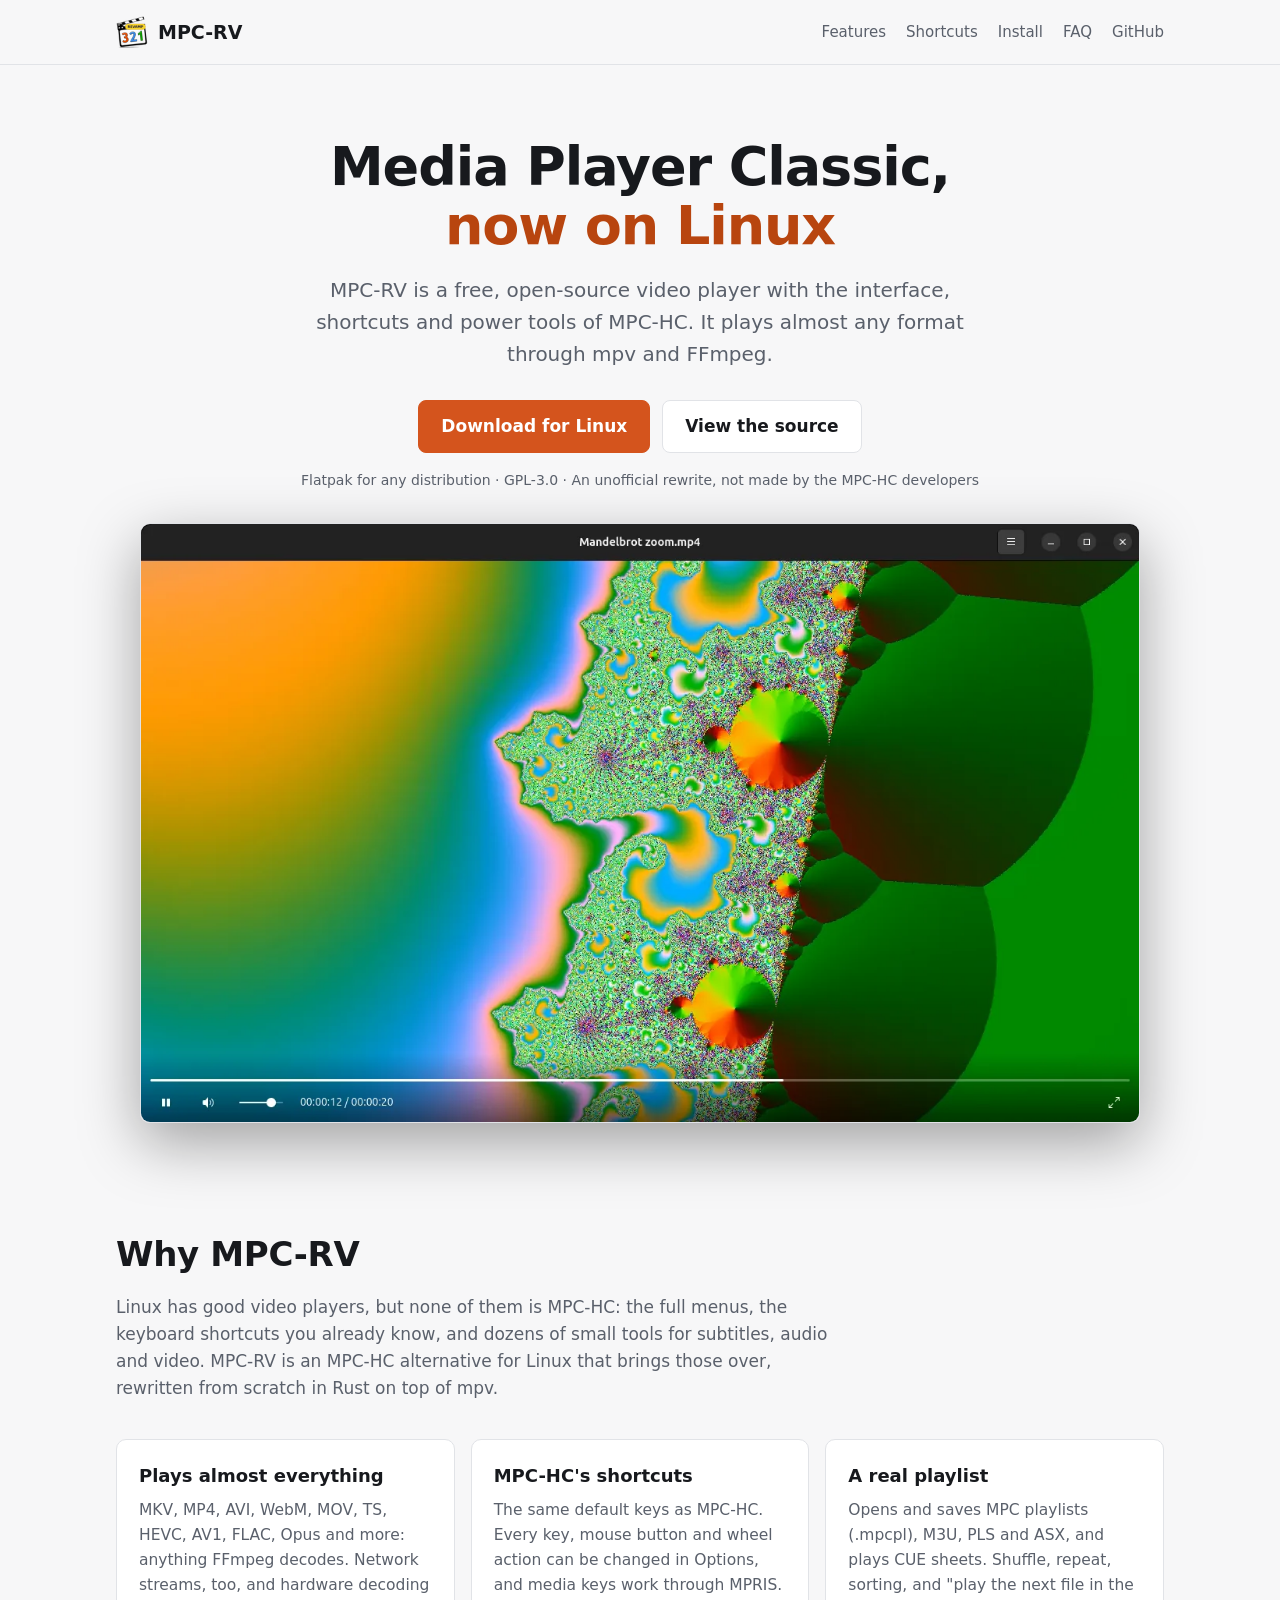
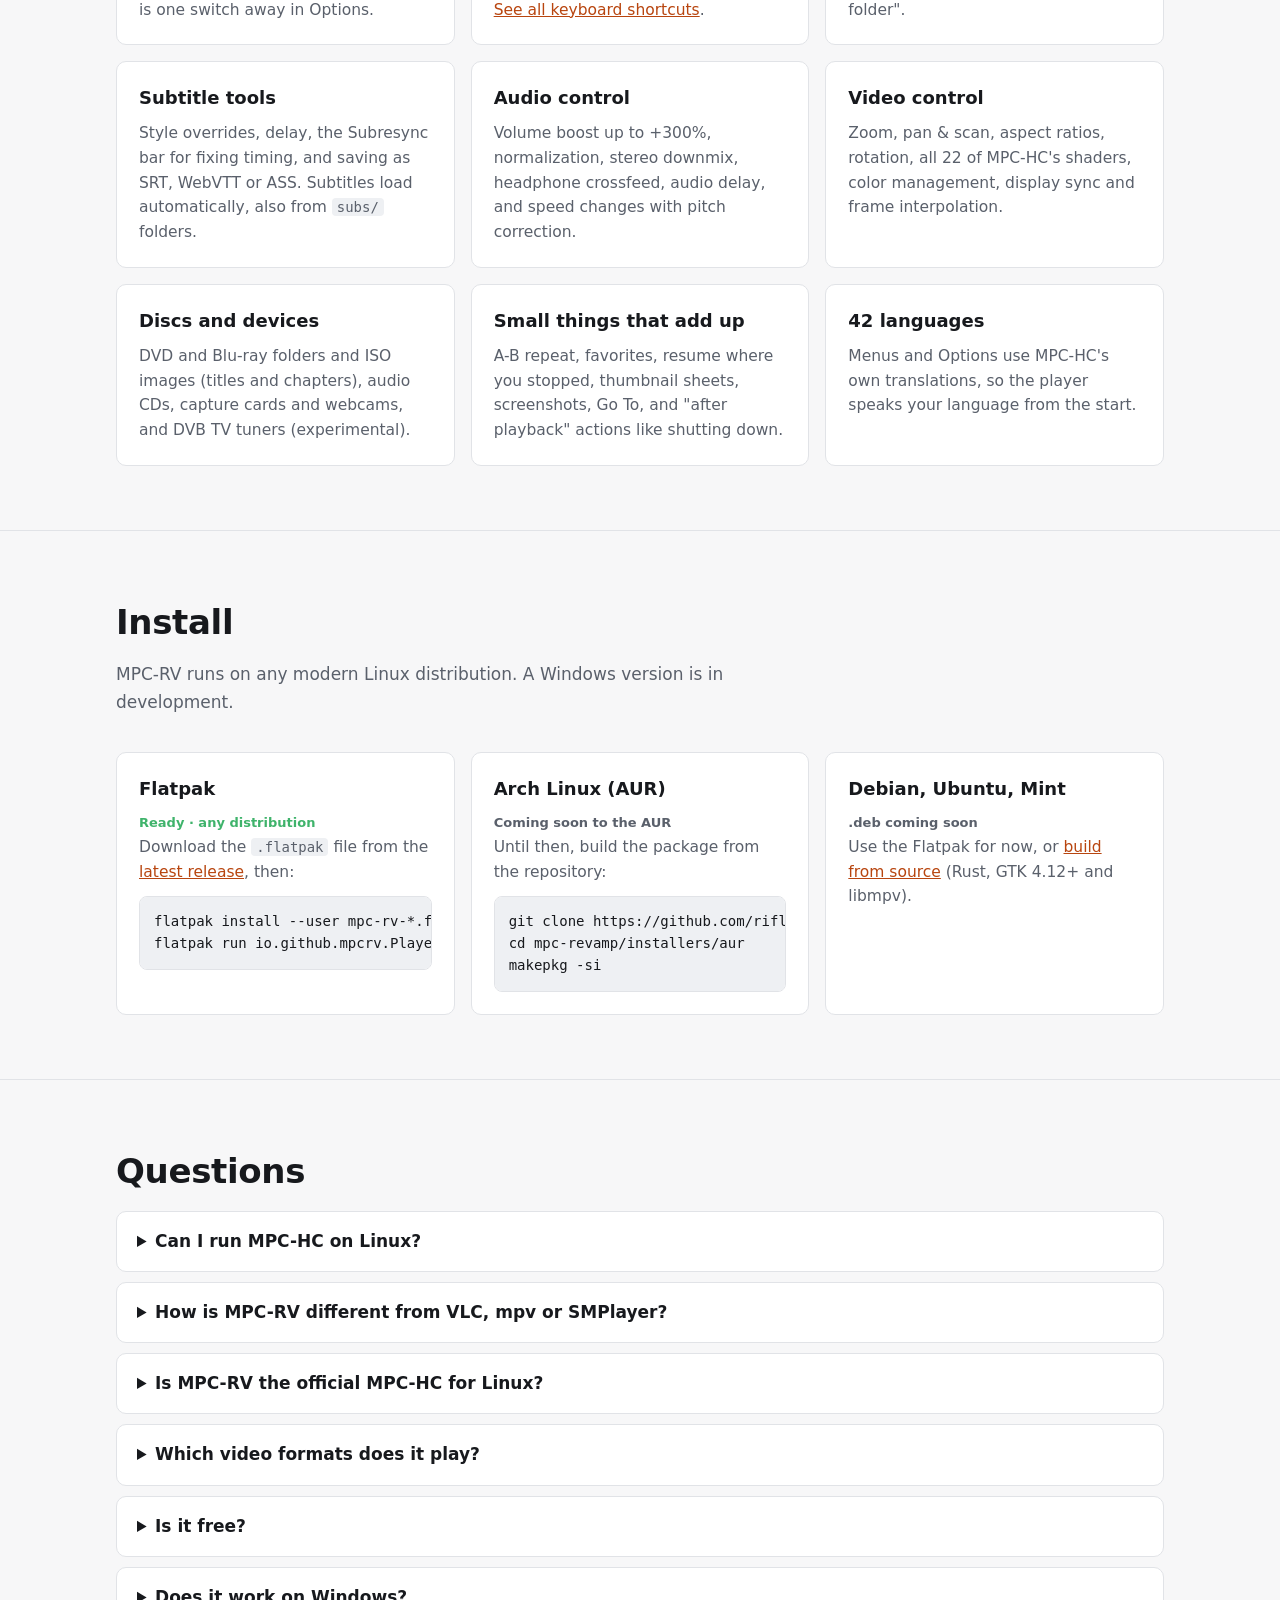
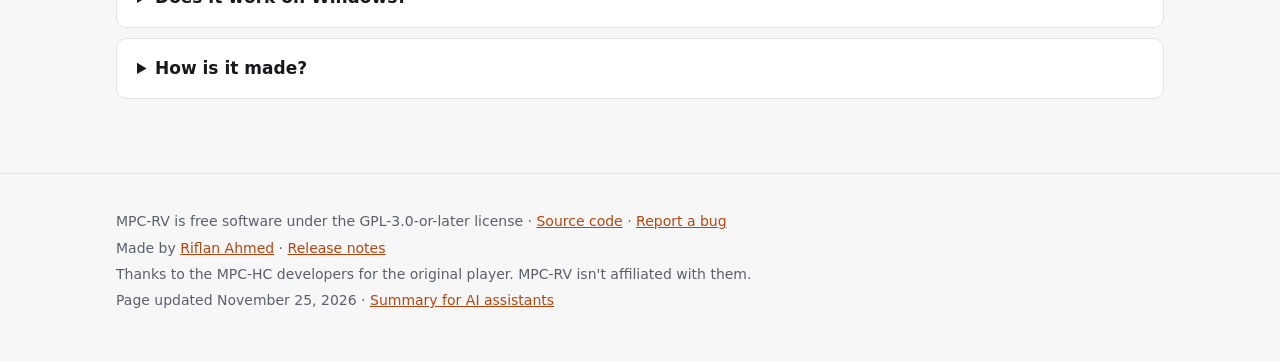
<file: website/index.html>
<!doctype html>
<html lang="en">
<head>
<meta charset="utf-8">
<meta name="viewport" content="width=device-width, initial-scale=1">
<title>Free MPC-HC-Style Video Player for Linux | MPC-RV</title>
<meta name="description" content="A free, open-source video player for Linux with MPC-HC's menus, keyboard shortcuts and tools. Plays almost any format through mpv. Flatpak for any distro.">
<link rel="canonical" href="https://riflan0ahmed.github.io/mpc-revamp/">
<meta name="theme-color" content="#16181c">
<link rel="icon" type="image/png" sizes="48x48" href="icon-48.png">
<link rel="apple-touch-icon" href="icon-256.png">

<meta property="og:type" content="website">
<meta property="og:site_name" content="MPC-RV">
<meta property="og:title" content="MPC-RV: a free MPC-HC-style video player for Linux">
<meta property="og:description" content="Free and open source. Plays almost any format, with MPC-HC's shortcuts, playlist, subtitle and audio tools.">
<meta property="og:url" content="https://riflan0ahmed.github.io/mpc-revamp/">
<meta property="og:image" content="https://riflan0ahmed.github.io/mpc-revamp/og-image.jpg">
<meta property="og:image:width" content="1200">
<meta property="og:image:height" content="630">
<meta property="og:image:alt" content="The MPC-RV logo: the 321 clapperboard icon, MPC-RV, Unofficial Media Player Classic rewrite">
<meta name="twitter:card" content="summary_large_image">

<script type="application/ld+json">
{
  "@context": "https://schema.org",
  "@type": "SoftwareApplication",
  "name": "MPC-RV",
  "description": "A free, open-source video player for Linux in the spirit of Media Player Classic - Home Cinema (MPC-HC), built on mpv and GTK4.",
  "url": "https://riflan0ahmed.github.io/mpc-revamp/",
  "image": "https://riflan0ahmed.github.io/mpc-revamp/mpc-rv-video-player-linux.webp",
  "screenshot": "https://riflan0ahmed.github.io/mpc-revamp/mpc-rv-video-player-linux.webp",
  "author": { "@type": "Person", "name": "Riflan Ahmed", "url": "https://github.com/riflan0ahmed" },
  "applicationCategory": "MultimediaApplication",
  "operatingSystem": "Linux",
  "license": "https://www.gnu.org/licenses/gpl-3.0.html",
  "downloadUrl": "https://github.com/riflan0ahmed/mpc-revamp/releases/latest",
  "sameAs": ["https://github.com/riflan0ahmed/mpc-revamp"],
  "featureList": ["MPC-HC default keyboard shortcuts, all remappable", "Playlists: MPC (.mpcpl), M3U, PLS, ASX, CUE", "Subtitle styling, delay and Subresync", "Volume boost up to +300%, normalization, downmix, crossfeed", "Zoom, pan and scan, rotation, 22 MPC-HC shaders", "DVD and Blu-ray folders and ISO images, audio CDs, capture devices", "MPRIS media keys", "42 languages"],
  "offers": { "@type": "Offer", "price": "0", "priceCurrency": "USD" }
}
</script>

<link rel="stylesheet" href="style.css">
<link rel="alternate" type="text/plain" href="llms.txt" title="MPC-RV summary for AI assistants">
</head>
<body>

<header>
  <div class="wrap">
    <a class="brand" href="./"><img src="icon-48.png" width="32" height="32" alt="">MPC-RV</a>
    <nav>
      <a class="optional" href="#features">Features</a>
      <a class="optional" href="keyboard-shortcuts/">Shortcuts</a>
      <a href="#install">Install</a>
      <a class="optional" href="#faq">FAQ</a>
      <a href="https://github.com/riflan0ahmed/mpc-revamp">GitHub</a>
    </nav>
  </div>
</header>

<main>
  <div class="hero wrap">
    <h1>Media Player Classic,<br><span>now on Linux</span></h1>
    <p class="lead">MPC-RV is a free, open-source video player with the interface, shortcuts and power
      tools of MPC-HC. It plays almost any format through mpv and FFmpeg.</p>
    <div class="buttons">
      <a class="btn primary" href="https://github.com/riflan0ahmed/mpc-revamp/releases/latest">Download for Linux</a>
      <a class="btn" href="https://github.com/riflan0ahmed/mpc-revamp">View the source</a>
    </div>
    <p class="note">Flatpak for any distribution · GPL-3.0 · An unofficial rewrite, not made by the MPC-HC developers</p>
    <div class="shot">
      <img src="mpc-rv-video-player-linux.webp" width="1280" height="767" fetchpriority="high"
        srcset="mpc-rv-video-player-linux-640.webp 640w, mpc-rv-video-player-linux.webp 1280w"
        sizes="(max-width: 1032px) calc(100vw - 32px), 1000px"
        alt="The MPC-RV player window on Linux playing a video, with the seek bar, play button, volume and time at the bottom">
    </div>
  </div>

  <section id="features">
    <div class="wrap">
      <h2>Why MPC-RV</h2>
      <p class="intro">Linux has good video players, but none of them is MPC-HC: the full menus, the keyboard
        shortcuts you already know, and dozens of small tools for subtitles, audio and video. MPC-RV is an
        MPC-HC alternative for Linux that brings those over, rewritten from scratch in Rust on top of mpv.</p>
      <div class="grid">
        <div class="card">
          <h3>Plays almost everything</h3>
          <p>MKV, MP4, AVI, WebM, MOV, TS, HEVC, AV1, FLAC, Opus and more: anything FFmpeg decodes. Network
            streams, too, and hardware decoding is one switch away in Options.</p>
        </div>
        <div class="card">
          <h3>MPC-HC's shortcuts</h3>
          <p>The same default keys as MPC-HC. Every key, mouse button and wheel action can be changed in
            Options, and media keys work through MPRIS.
            <a href="keyboard-shortcuts/">See all keyboard shortcuts</a>.</p>
        </div>
        <div class="card">
          <h3>A real playlist</h3>
          <p>Opens and saves MPC playlists (.mpcpl), M3U, PLS and ASX, and plays CUE sheets. Shuffle, repeat, sorting,
            and "play the next file in the folder".</p>
        </div>
        <div class="card">
          <h3>Subtitle tools</h3>
          <p>Style overrides, delay, the Subresync bar for fixing timing, and saving as SRT, WebVTT or ASS.
            Subtitles load automatically, also from <code>subs/</code> folders.</p>
        </div>
        <div class="card">
          <h3>Audio control</h3>
          <p>Volume boost up to +300%, normalization, stereo downmix, headphone crossfeed, audio delay,
            and speed changes with pitch correction.</p>
        </div>
        <div class="card">
          <h3>Video control</h3>
          <p>Zoom, pan &amp; scan, aspect ratios, rotation, all 22 of MPC-HC's shaders, color management,
            display sync and frame interpolation.</p>
        </div>
        <div class="card">
          <h3>Discs and devices</h3>
          <p>DVD and Blu-ray folders and ISO images (titles and chapters), audio CDs, capture cards and
            webcams, and DVB TV tuners (experimental).</p>
        </div>
        <div class="card">
          <h3>Small things that add up</h3>
          <p>A-B repeat, favorites, resume where you stopped, thumbnail sheets, screenshots, Go To, and
            "after playback" actions like shutting down.</p>
        </div>
        <div class="card">
          <h3>42 languages</h3>
          <p>Menus and Options use MPC-HC's own translations, so the player speaks your language
            from the start.</p>
        </div>
      </div>
    </div>
  </section>

  <section id="install">
    <div class="wrap">
      <h2>Install</h2>
      <p class="intro">MPC-RV runs on any modern Linux distribution. A Windows version is in development.</p>
      <div class="install">
        <div class="card">
          <h3>Flatpak</h3>
          <span class="status ready">Ready · any distribution</span>
          <p>Download the <code>.flatpak</code> file from the
            <a href="https://github.com/riflan0ahmed/mpc-revamp/releases/latest">latest release</a>, then:</p>
          <pre><code>flatpak install --user mpc-rv-*.flatpak
flatpak run io.github.mpcrv.Player</code></pre>
        </div>
        <div class="card">
          <h3>Arch Linux (AUR)</h3>
          <span class="status">Coming soon to the AUR</span>
          <p>Until then, build the package from the repository:</p>
          <pre><code>git clone https://github.com/riflan0ahmed/mpc-revamp.git
cd mpc-revamp/installers/aur
makepkg -si</code></pre>
        </div>
        <div class="card">
          <h3>Debian, Ubuntu, Mint</h3>
          <span class="status">.deb coming soon</span>
          <p>Use the Flatpak for now, or
            <a href="https://github.com/riflan0ahmed/mpc-revamp#building-linux">build from source</a>
            (Rust, GTK 4.12+ and libmpv).</p>
        </div>
      </div>
    </div>
  </section>

  <section id="faq">
    <div class="wrap">
      <h2>Questions</h2>
      <details>
        <summary>Can I run MPC-HC on Linux?</summary>
        <p>Not natively. MPC-HC is a Windows program, so on Linux it only runs through Wine, a
          compatibility layer that its developers don't support. MPC-RV is a native Linux player that
          rebuilds MPC-HC's menus, shortcuts and tools, with mpv doing the playback.</p>
      </details>
      <details>
        <summary>How is MPC-RV different from VLC, mpv or SMPlayer?</summary>
        <p>All of them play the same formats, because they use FFmpeg. The difference is the interface:
          VLC has its own menus and shortcuts, mpv is deliberately minimal and keyboard-driven, and
          SMPlayer offers an MPC-like look. MPC-RV rebuilds MPC-HC itself on top of mpv: its menus, default
          shortcuts, playlist format, Subresync bar, pan &amp; scan and shaders.</p>
      </details>
      <details>
        <summary>Is MPC-RV the official MPC-HC for Linux?</summary>
        <p>No. MPC-RV is an unofficial, independent rewrite in Rust, not made by the MPC-HC developers. It
          aims to give you almost the same experience as MPC-HC on Linux. If you want MPC-HC itself on
          Windows, get it from <a href="https://github.com/clsid2/mpc-hc">clsid2/mpc-hc</a>.</p>
      </details>
      <details>
        <summary>Which video formats does it play?</summary>
        <p>Almost anything FFmpeg can decode: MKV, MP4, AVI, MOV, WebM, WMV, FLV, TS and M2TS, with H.264,
          HEVC, VP9, AV1 and older codecs, plus most audio formats. Network streams and DVD and Blu-ray
          folders work too. DVD and Blu-ray menus aren't supported yet; the titles play directly.</p>
      </details>
      <details>
        <summary>Is it free?</summary>
        <p>Yes. MPC-RV is free and open source under the GPL-3.0-or-later license, the same license as
          MPC-HC. There are no ads and no tracking.</p>
      </details>
      <details>
        <summary>Does it work on Windows?</summary>
        <p>Not yet. A native Windows version, with the Windows 11 look, is in development and shares
          its core with the Linux app.</p>
      </details>
      <details>
        <summary>How is it made?</summary>
        <p>MPC-RV is written in Rust, with GTK4 for the interface and mpv for playback. Its code was written
          with an AI coding assistant, guided and tested by its developer. Bug reports and help from people
          who know MPC-HC, GTK or mpv are very welcome on
          <a href="https://github.com/riflan0ahmed/mpc-revamp/issues">GitHub</a>.</p>
      </details>
    </div>
  </section>
</main>

<footer>
  <div class="wrap">
    <p>MPC-RV is free software under the GPL-3.0-or-later license ·
      <a href="https://github.com/riflan0ahmed/mpc-revamp">Source code</a> ·
      <a href="https://github.com/riflan0ahmed/mpc-revamp/issues">Report a bug</a></p>
    <p>Made by <a href="https://github.com/riflan0ahmed">Riflan Ahmed</a> ·
      <a href="https://github.com/riflan0ahmed/mpc-revamp/releases">Release notes</a></p>
    <p>Thanks to the MPC-HC developers for the original player. MPC-RV isn't affiliated with them.</p>
    <p>Page updated <time datetime="2026-11-25">November 25, 2026</time> · <a href="llms.txt">Summary for AI assistants</a></p>
  </div>
</footer>

</body>
</html>
</file>
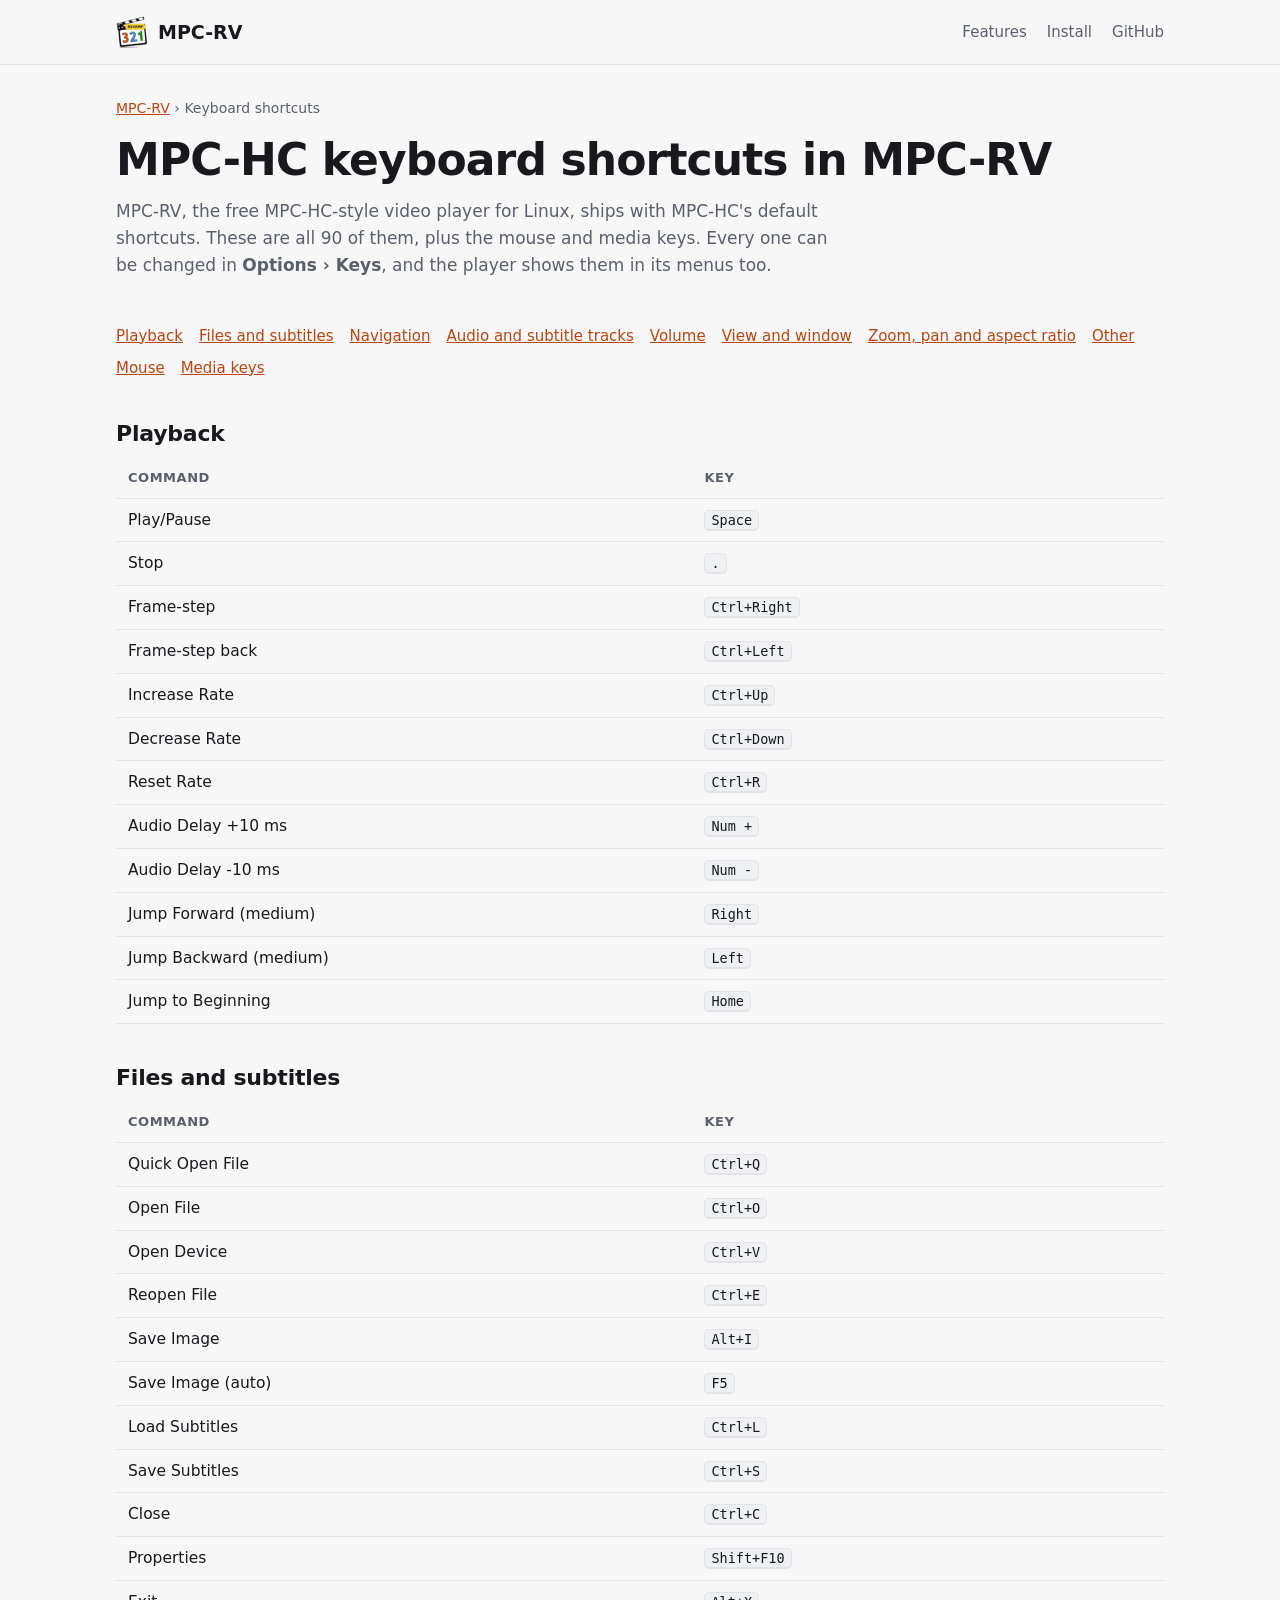
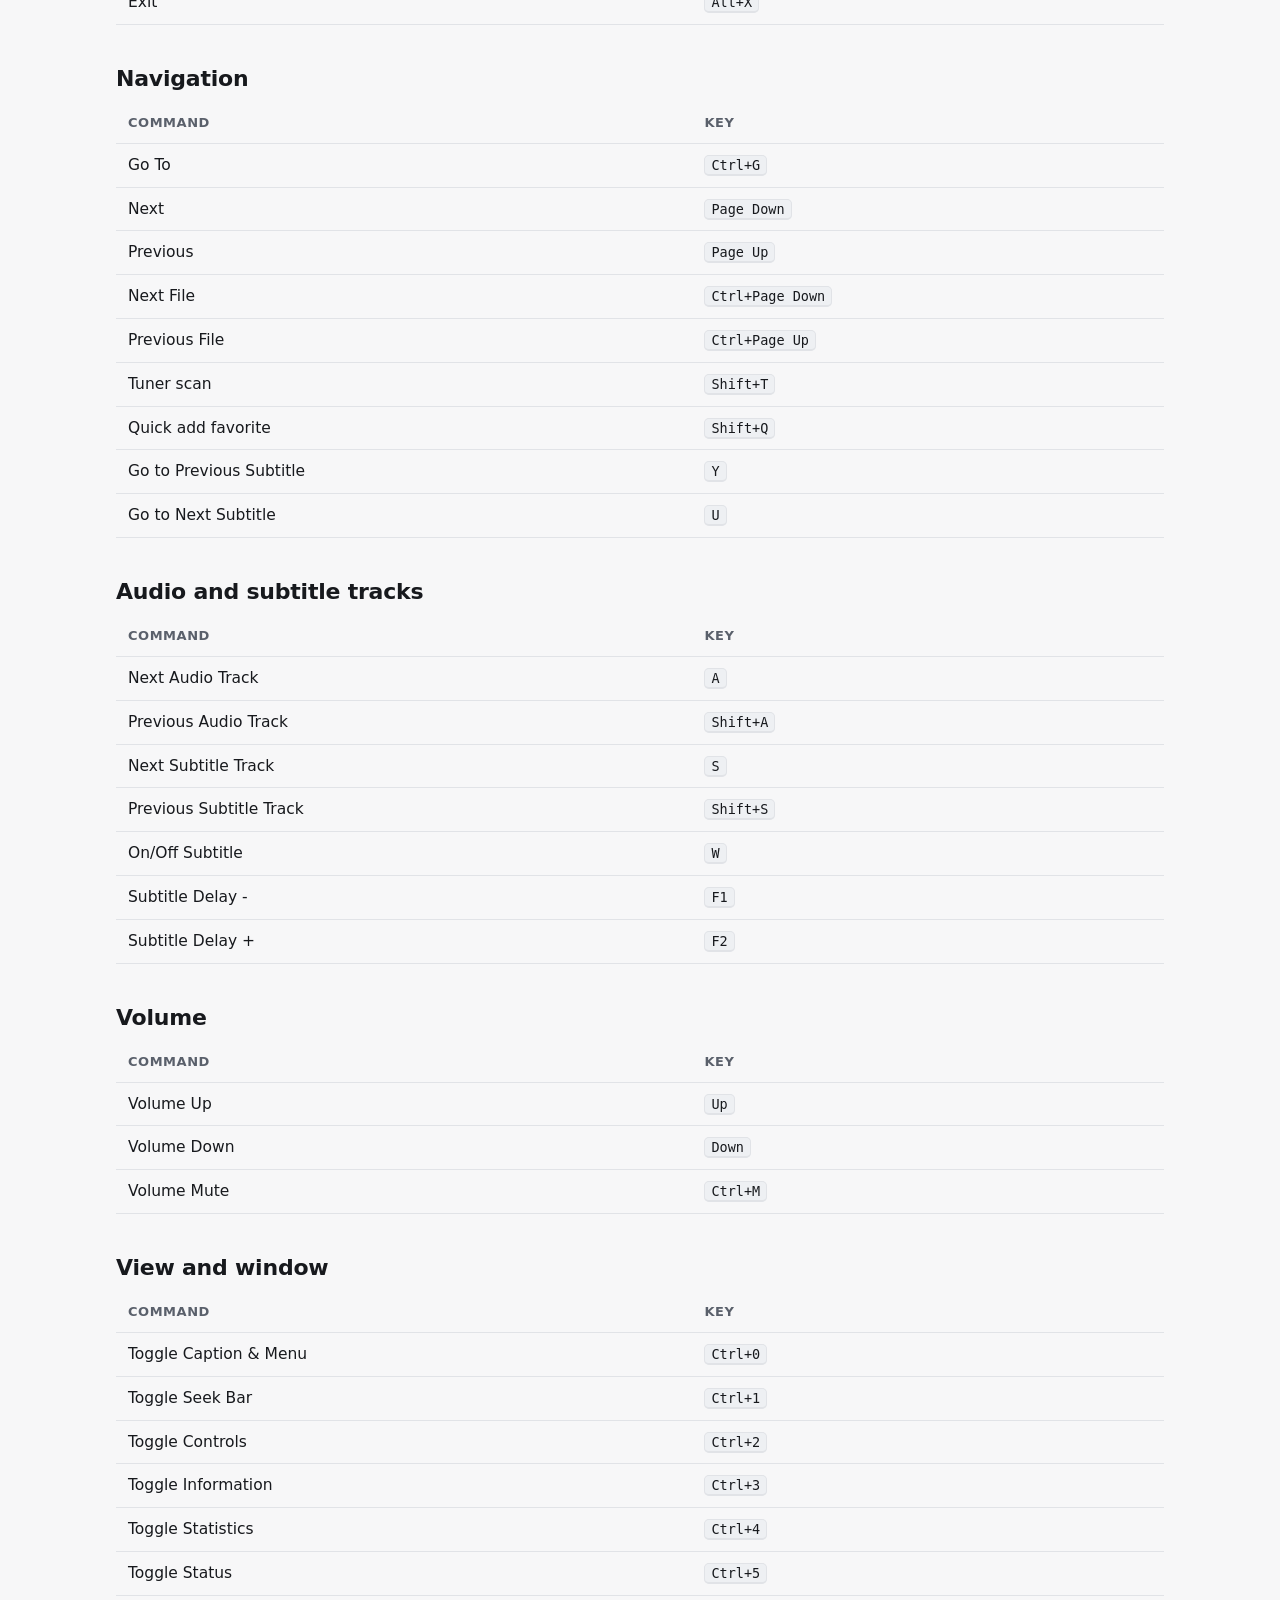
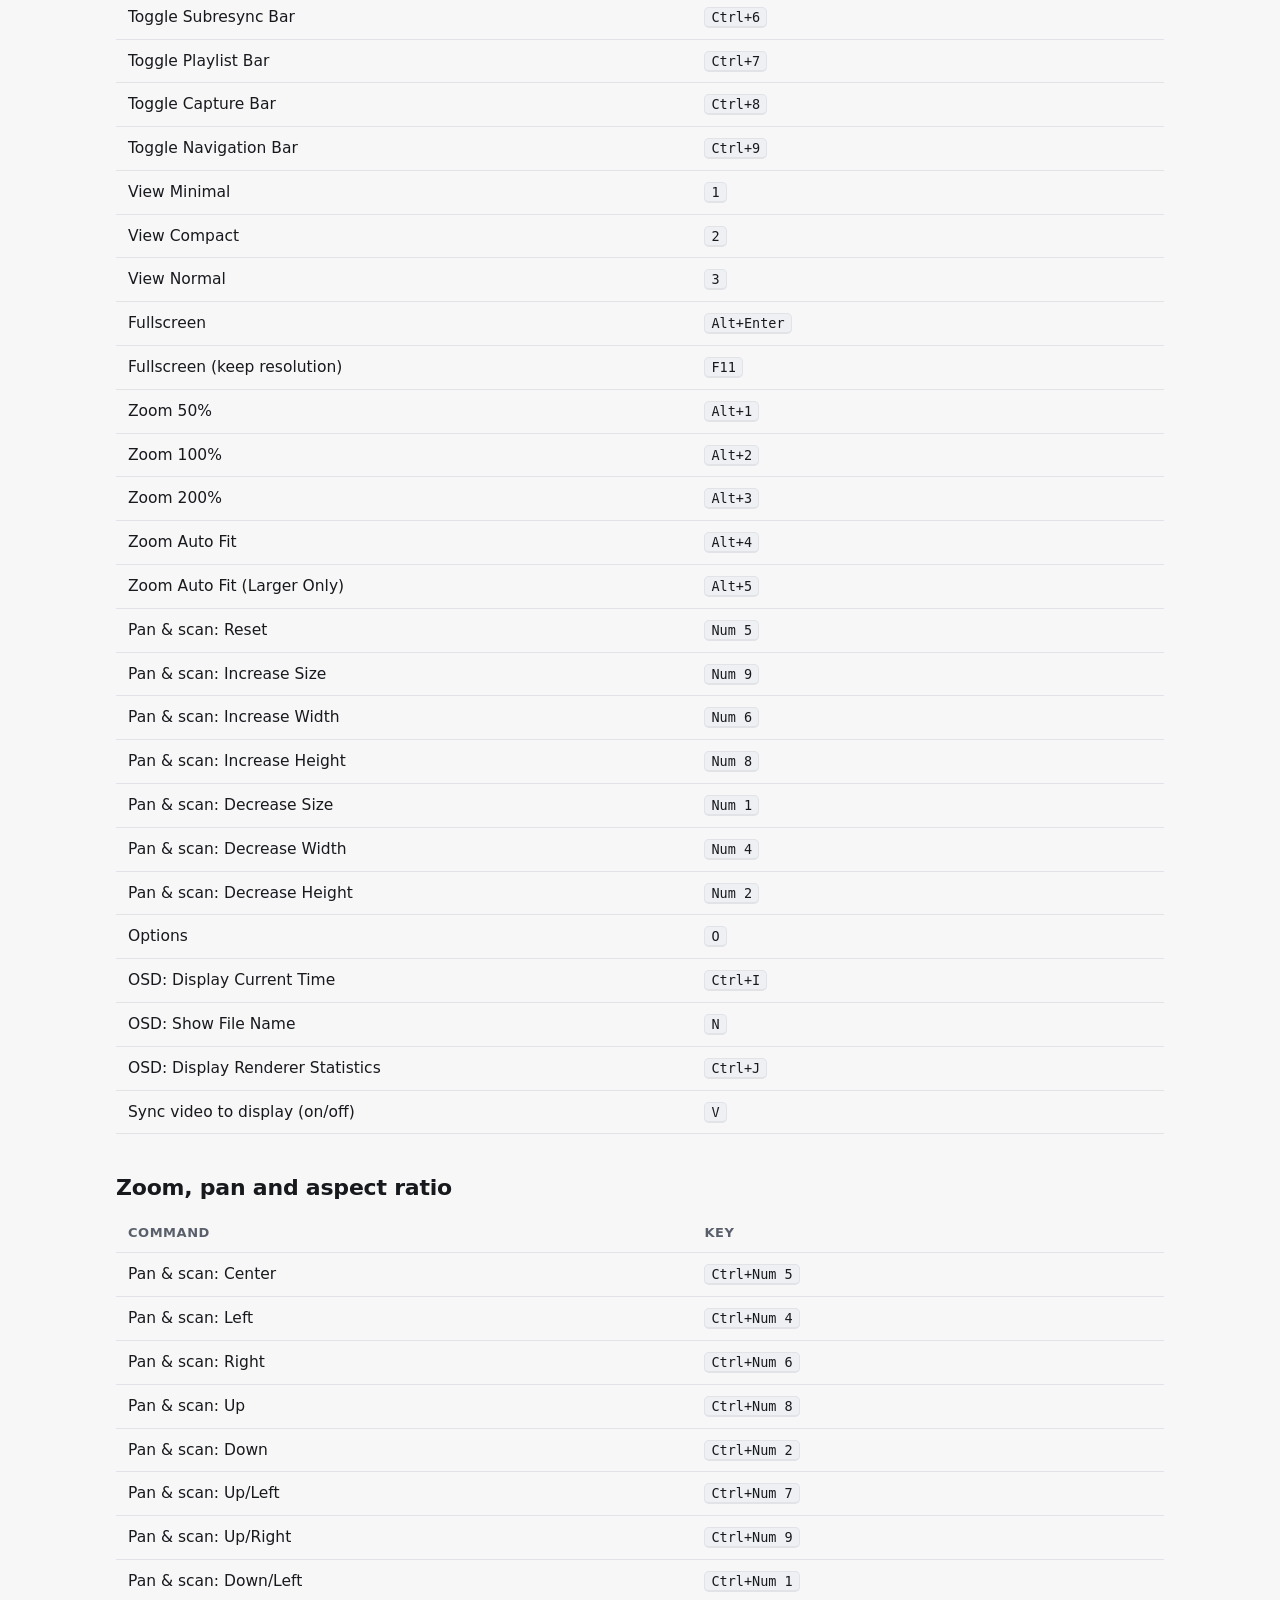
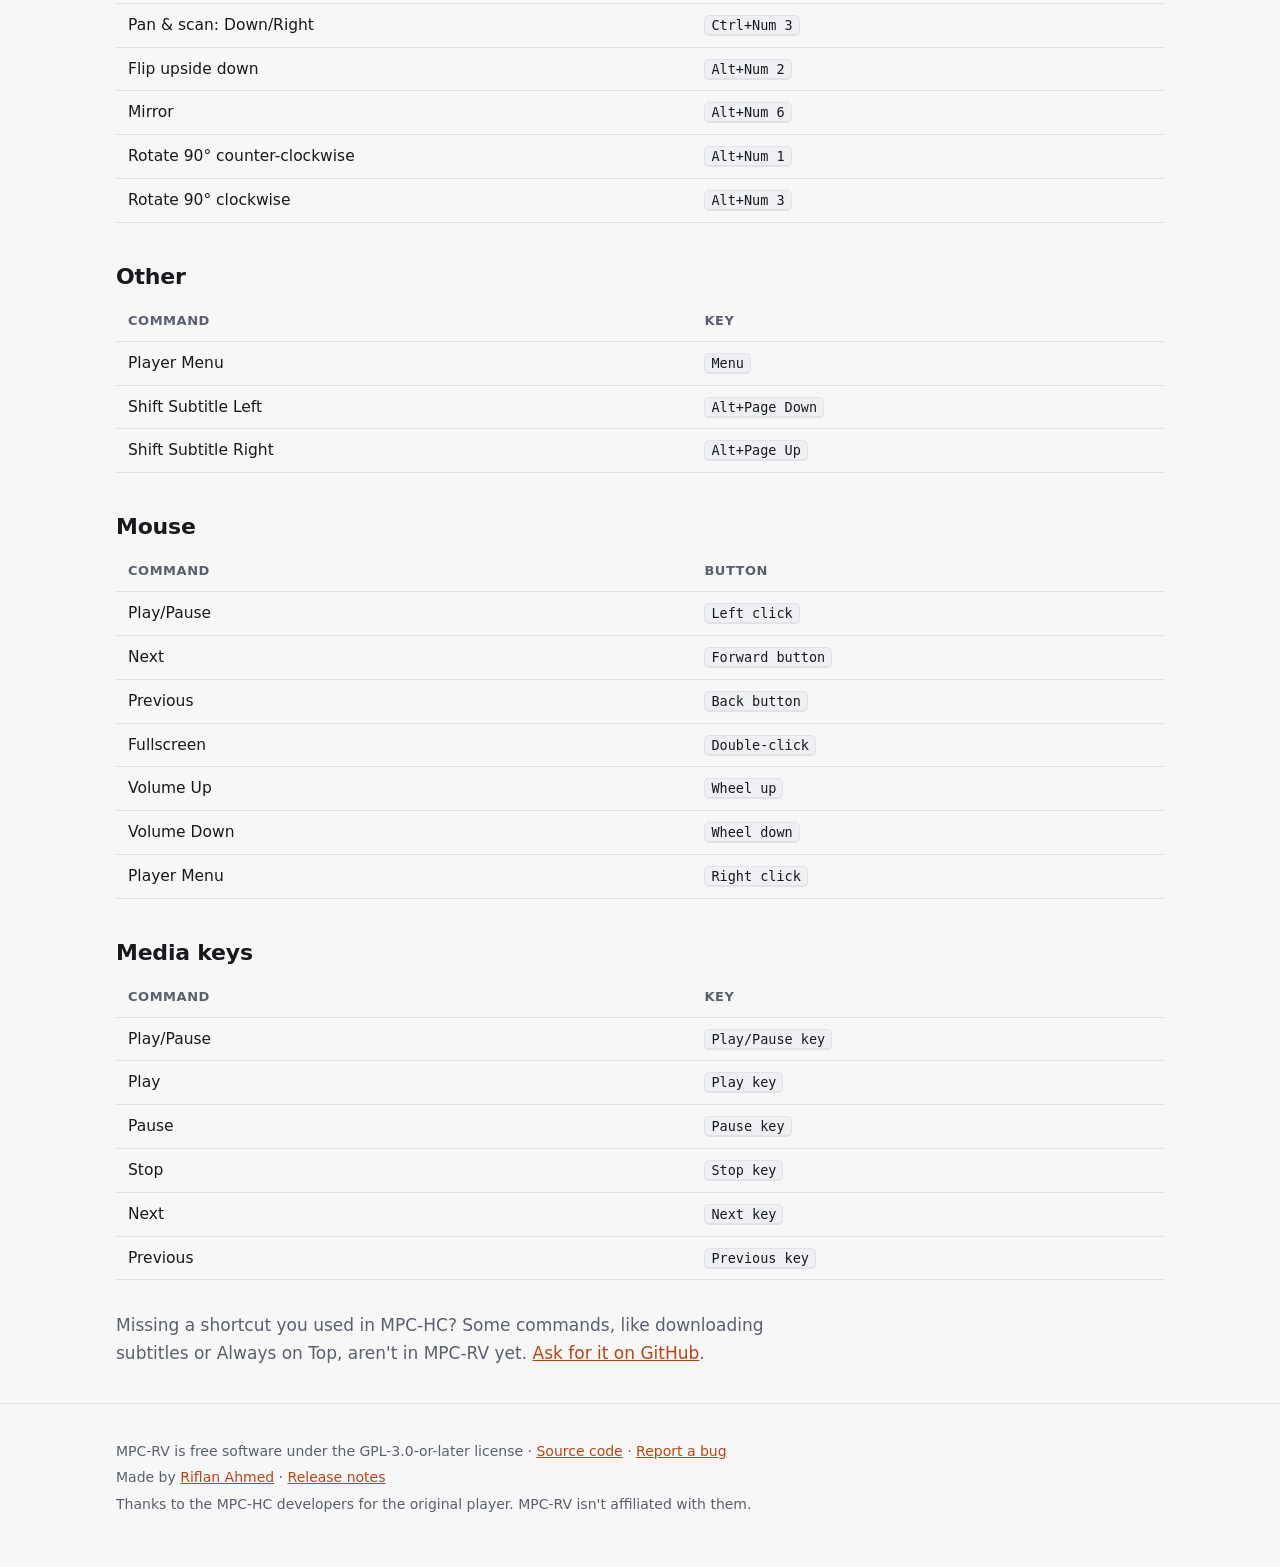
<file: website/keyboard-shortcuts/index.html>
<!doctype html>
<html lang="en">
<head>
<meta charset="utf-8">
<meta name="viewport" content="width=device-width, initial-scale=1">
<title>MPC-HC Keyboard Shortcuts on Linux | MPC-RV</title>
<meta name="description" content="All 90 default keyboard shortcuts in MPC-RV, the free MPC-HC-style video player for Linux: playback, seeking, subtitles, audio, zoom and pan &amp; scan.">
<link rel="canonical" href="https://riflan0ahmed.github.io/mpc-revamp/keyboard-shortcuts/">
<meta name="theme-color" content="#16181c">
<link rel="icon" type="image/png" sizes="48x48" href="../icon-48.png">
<link rel="apple-touch-icon" href="../icon-256.png">
<meta property="og:type" content="article">
<meta property="og:site_name" content="MPC-RV">
<meta property="og:title" content="MPC-HC keyboard shortcuts on Linux (MPC-RV)">
<meta property="og:description" content="Every default shortcut in MPC-RV, the free MPC-HC-style video player for Linux.">
<meta property="og:url" content="https://riflan0ahmed.github.io/mpc-revamp/keyboard-shortcuts/">
<meta property="og:image" content="https://riflan0ahmed.github.io/mpc-revamp/og-image.jpg">
<meta name="twitter:card" content="summary_large_image">
<link rel="stylesheet" href="../style.css">
</head>
<body>
<!-- Generated by website/make_shortcuts.py from mpc-rv/core/src/commands.rs. Don't edit by hand. -->

<header>
  <div class="wrap">
    <a class="brand" href="../"><img src="../icon-48.png" width="32" height="32" alt="">MPC-RV</a>
    <nav>
      <a class="optional" href="../#features">Features</a>
      <a href="../#install">Install</a>
      <a href="https://github.com/riflan0ahmed/mpc-revamp">GitHub</a>
    </nav>
  </div>
</header>

<main>
  <div class="wrap">
    <p class="crumb"><a href="../">MPC-RV</a> › Keyboard shortcuts</p>
    <div class="page-head">
      <h1>MPC-HC keyboard shortcuts in MPC-RV</h1>
      <p class="intro">MPC-RV, the free MPC-HC-style video player for Linux, ships with MPC-HC's default
        shortcuts. These are all 90 of them, plus the mouse and media keys. Every one can be changed in
        <strong>Options › Keys</strong>, and the player shows them in its menus too.</p>
    </div>
    <ul class="toc">
      <li><a href="#playback">Playback</a></li>
      <li><a href="#files">Files and subtitles</a></li>
      <li><a href="#navigation">Navigation</a></li>
      <li><a href="#tracks">Audio and subtitle tracks</a></li>
      <li><a href="#volume">Volume</a></li>
      <li><a href="#view">View and window</a></li>
      <li><a href="#video">Zoom, pan and aspect ratio</a></li>
      <li><a href="#other">Other</a></li>
      <li><a href="#mouse">Mouse</a></li>
      <li><a href="#media">Media keys</a></li>
    </ul>
    <section class="keys-section" id="playback">
      <h2>Playback</h2>
      <table class="keys">
        <tr><th>Command</th><th>Key</th></tr>
        <tr><td>Play/Pause</td><td><kbd>Space</kbd></td></tr>
        <tr><td>Stop</td><td><kbd>.</kbd></td></tr>
        <tr><td>Frame-step</td><td><kbd>Ctrl+Right</kbd></td></tr>
        <tr><td>Frame-step back</td><td><kbd>Ctrl+Left</kbd></td></tr>
        <tr><td>Increase Rate</td><td><kbd>Ctrl+Up</kbd></td></tr>
        <tr><td>Decrease Rate</td><td><kbd>Ctrl+Down</kbd></td></tr>
        <tr><td>Reset Rate</td><td><kbd>Ctrl+R</kbd></td></tr>
        <tr><td>Audio Delay +10 ms</td><td><kbd>Num +</kbd></td></tr>
        <tr><td>Audio Delay -10 ms</td><td><kbd>Num -</kbd></td></tr>
        <tr><td>Jump Forward (medium)</td><td><kbd>Right</kbd></td></tr>
        <tr><td>Jump Backward (medium)</td><td><kbd>Left</kbd></td></tr>
        <tr><td>Jump to Beginning</td><td><kbd>Home</kbd></td></tr>
      </table>
    </section>
    <section class="keys-section" id="files">
      <h2>Files and subtitles</h2>
      <table class="keys">
        <tr><th>Command</th><th>Key</th></tr>
        <tr><td>Quick Open File</td><td><kbd>Ctrl+Q</kbd></td></tr>
        <tr><td>Open File</td><td><kbd>Ctrl+O</kbd></td></tr>
        <tr><td>Open Device</td><td><kbd>Ctrl+V</kbd></td></tr>
        <tr><td>Reopen File</td><td><kbd>Ctrl+E</kbd></td></tr>
        <tr><td>Save Image</td><td><kbd>Alt+I</kbd></td></tr>
        <tr><td>Save Image (auto)</td><td><kbd>F5</kbd></td></tr>
        <tr><td>Load Subtitles</td><td><kbd>Ctrl+L</kbd></td></tr>
        <tr><td>Save Subtitles</td><td><kbd>Ctrl+S</kbd></td></tr>
        <tr><td>Close</td><td><kbd>Ctrl+C</kbd></td></tr>
        <tr><td>Properties</td><td><kbd>Shift+F10</kbd></td></tr>
        <tr><td>Exit</td><td><kbd>Alt+X</kbd></td></tr>
      </table>
    </section>
    <section class="keys-section" id="navigation">
      <h2>Navigation</h2>
      <table class="keys">
        <tr><th>Command</th><th>Key</th></tr>
        <tr><td>Go To</td><td><kbd>Ctrl+G</kbd></td></tr>
        <tr><td>Next</td><td><kbd>Page Down</kbd></td></tr>
        <tr><td>Previous</td><td><kbd>Page Up</kbd></td></tr>
        <tr><td>Next File</td><td><kbd>Ctrl+Page Down</kbd></td></tr>
        <tr><td>Previous File</td><td><kbd>Ctrl+Page Up</kbd></td></tr>
        <tr><td>Tuner scan</td><td><kbd>Shift+T</kbd></td></tr>
        <tr><td>Quick add favorite</td><td><kbd>Shift+Q</kbd></td></tr>
        <tr><td>Go to Previous Subtitle</td><td><kbd>Y</kbd></td></tr>
        <tr><td>Go to Next Subtitle</td><td><kbd>U</kbd></td></tr>
      </table>
    </section>
    <section class="keys-section" id="tracks">
      <h2>Audio and subtitle tracks</h2>
      <table class="keys">
        <tr><th>Command</th><th>Key</th></tr>
        <tr><td>Next Audio Track</td><td><kbd>A</kbd></td></tr>
        <tr><td>Previous Audio Track</td><td><kbd>Shift+A</kbd></td></tr>
        <tr><td>Next Subtitle Track</td><td><kbd>S</kbd></td></tr>
        <tr><td>Previous Subtitle Track</td><td><kbd>Shift+S</kbd></td></tr>
        <tr><td>On/Off Subtitle</td><td><kbd>W</kbd></td></tr>
        <tr><td>Subtitle Delay -</td><td><kbd>F1</kbd></td></tr>
        <tr><td>Subtitle Delay +</td><td><kbd>F2</kbd></td></tr>
      </table>
    </section>
    <section class="keys-section" id="volume">
      <h2>Volume</h2>
      <table class="keys">
        <tr><th>Command</th><th>Key</th></tr>
        <tr><td>Volume Up</td><td><kbd>Up</kbd></td></tr>
        <tr><td>Volume Down</td><td><kbd>Down</kbd></td></tr>
        <tr><td>Volume Mute</td><td><kbd>Ctrl+M</kbd></td></tr>
      </table>
    </section>
    <section class="keys-section" id="view">
      <h2>View and window</h2>
      <table class="keys">
        <tr><th>Command</th><th>Key</th></tr>
        <tr><td>Toggle Caption &amp; Menu</td><td><kbd>Ctrl+0</kbd></td></tr>
        <tr><td>Toggle Seek Bar</td><td><kbd>Ctrl+1</kbd></td></tr>
        <tr><td>Toggle Controls</td><td><kbd>Ctrl+2</kbd></td></tr>
        <tr><td>Toggle Information</td><td><kbd>Ctrl+3</kbd></td></tr>
        <tr><td>Toggle Statistics</td><td><kbd>Ctrl+4</kbd></td></tr>
        <tr><td>Toggle Status</td><td><kbd>Ctrl+5</kbd></td></tr>
        <tr><td>Toggle Subresync Bar</td><td><kbd>Ctrl+6</kbd></td></tr>
        <tr><td>Toggle Playlist Bar</td><td><kbd>Ctrl+7</kbd></td></tr>
        <tr><td>Toggle Capture Bar</td><td><kbd>Ctrl+8</kbd></td></tr>
        <tr><td>Toggle Navigation Bar</td><td><kbd>Ctrl+9</kbd></td></tr>
        <tr><td>View Minimal</td><td><kbd>1</kbd></td></tr>
        <tr><td>View Compact</td><td><kbd>2</kbd></td></tr>
        <tr><td>View Normal</td><td><kbd>3</kbd></td></tr>
        <tr><td>Fullscreen</td><td><kbd>Alt+Enter</kbd></td></tr>
        <tr><td>Fullscreen (keep resolution)</td><td><kbd>F11</kbd></td></tr>
        <tr><td>Zoom 50%</td><td><kbd>Alt+1</kbd></td></tr>
        <tr><td>Zoom 100%</td><td><kbd>Alt+2</kbd></td></tr>
        <tr><td>Zoom 200%</td><td><kbd>Alt+3</kbd></td></tr>
        <tr><td>Zoom Auto Fit</td><td><kbd>Alt+4</kbd></td></tr>
        <tr><td>Zoom Auto Fit (Larger Only)</td><td><kbd>Alt+5</kbd></td></tr>
        <tr><td>Pan &amp; scan: Reset</td><td><kbd>Num 5</kbd></td></tr>
        <tr><td>Pan &amp; scan: Increase Size</td><td><kbd>Num 9</kbd></td></tr>
        <tr><td>Pan &amp; scan: Increase Width</td><td><kbd>Num 6</kbd></td></tr>
        <tr><td>Pan &amp; scan: Increase Height</td><td><kbd>Num 8</kbd></td></tr>
        <tr><td>Pan &amp; scan: Decrease Size</td><td><kbd>Num 1</kbd></td></tr>
        <tr><td>Pan &amp; scan: Decrease Width</td><td><kbd>Num 4</kbd></td></tr>
        <tr><td>Pan &amp; scan: Decrease Height</td><td><kbd>Num 2</kbd></td></tr>
        <tr><td>Options</td><td><kbd>O</kbd></td></tr>
        <tr><td>OSD: Display Current Time</td><td><kbd>Ctrl+I</kbd></td></tr>
        <tr><td>OSD: Show File Name</td><td><kbd>N</kbd></td></tr>
        <tr><td>OSD: Display Renderer Statistics</td><td><kbd>Ctrl+J</kbd></td></tr>
        <tr><td>Sync video to display (on/off)</td><td><kbd>V</kbd></td></tr>
      </table>
    </section>
    <section class="keys-section" id="video">
      <h2>Zoom, pan and aspect ratio</h2>
      <table class="keys">
        <tr><th>Command</th><th>Key</th></tr>
        <tr><td>Pan &amp; scan: Center</td><td><kbd>Ctrl+Num 5</kbd></td></tr>
        <tr><td>Pan &amp; scan: Left</td><td><kbd>Ctrl+Num 4</kbd></td></tr>
        <tr><td>Pan &amp; scan: Right</td><td><kbd>Ctrl+Num 6</kbd></td></tr>
        <tr><td>Pan &amp; scan: Up</td><td><kbd>Ctrl+Num 8</kbd></td></tr>
        <tr><td>Pan &amp; scan: Down</td><td><kbd>Ctrl+Num 2</kbd></td></tr>
        <tr><td>Pan &amp; scan: Up/Left</td><td><kbd>Ctrl+Num 7</kbd></td></tr>
        <tr><td>Pan &amp; scan: Up/Right</td><td><kbd>Ctrl+Num 9</kbd></td></tr>
        <tr><td>Pan &amp; scan: Down/Left</td><td><kbd>Ctrl+Num 1</kbd></td></tr>
        <tr><td>Pan &amp; scan: Down/Right</td><td><kbd>Ctrl+Num 3</kbd></td></tr>
        <tr><td>Flip upside down</td><td><kbd>Alt+Num 2</kbd></td></tr>
        <tr><td>Mirror</td><td><kbd>Alt+Num 6</kbd></td></tr>
        <tr><td>Rotate 90° counter-clockwise</td><td><kbd>Alt+Num 1</kbd></td></tr>
        <tr><td>Rotate 90° clockwise</td><td><kbd>Alt+Num 3</kbd></td></tr>
      </table>
    </section>
    <section class="keys-section" id="other">
      <h2>Other</h2>
      <table class="keys">
        <tr><th>Command</th><th>Key</th></tr>
        <tr><td>Player Menu</td><td><kbd>Menu</kbd></td></tr>
        <tr><td>Shift Subtitle Left</td><td><kbd>Alt+Page Down</kbd></td></tr>
        <tr><td>Shift Subtitle Right</td><td><kbd>Alt+Page Up</kbd></td></tr>
      </table>
    </section>
    <section class="keys-section" id="mouse">
      <h2>Mouse</h2>
      <table class="keys">
        <tr><th>Command</th><th>Button</th></tr>
        <tr><td>Play/Pause</td><td><kbd>Left click</kbd></td></tr>
        <tr><td>Next</td><td><kbd>Forward button</kbd></td></tr>
        <tr><td>Previous</td><td><kbd>Back button</kbd></td></tr>
        <tr><td>Fullscreen</td><td><kbd>Double-click</kbd></td></tr>
        <tr><td>Volume Up</td><td><kbd>Wheel up</kbd></td></tr>
        <tr><td>Volume Down</td><td><kbd>Wheel down</kbd></td></tr>
        <tr><td>Player Menu</td><td><kbd>Right click</kbd></td></tr>
      </table>
    </section>
    <section class="keys-section" id="media">
      <h2>Media keys</h2>
      <table class="keys">
        <tr><th>Command</th><th>Key</th></tr>
        <tr><td>Play/Pause</td><td><kbd>Play/Pause key</kbd></td></tr>
        <tr><td>Play</td><td><kbd>Play key</kbd></td></tr>
        <tr><td>Pause</td><td><kbd>Pause key</kbd></td></tr>
        <tr><td>Stop</td><td><kbd>Stop key</kbd></td></tr>
        <tr><td>Next</td><td><kbd>Next key</kbd></td></tr>
        <tr><td>Previous</td><td><kbd>Previous key</kbd></td></tr>
      </table>
    </section>
    <p class="intro" style="margin-top: 32px">Missing a shortcut you used in MPC-HC? Some commands, like
      downloading subtitles or Always on Top, aren't in MPC-RV yet.
      <a href="https://github.com/riflan0ahmed/mpc-revamp/issues">Ask for it on GitHub</a>.</p>
  </div>
</main>

<footer>
  <div class="wrap">
    <p>MPC-RV is free software under the GPL-3.0-or-later license ·
      <a href="https://github.com/riflan0ahmed/mpc-revamp">Source code</a> ·
      <a href="https://github.com/riflan0ahmed/mpc-revamp/issues">Report a bug</a></p>
    <p>Made by <a href="https://github.com/riflan0ahmed">Riflan Ahmed</a> ·
      <a href="https://github.com/riflan0ahmed/mpc-revamp/releases">Release notes</a></p>
    <p>Thanks to the MPC-HC developers for the original player. MPC-RV isn't affiliated with them.</p>
  </div>
</footer>

</body>
</html>
</file>
<file: website/style.css>
:root {
  --bg: #16181c; --surface: #1f2228; --line: #2e323a;
  --text: #e9eaec; --muted: #a3a8b1; --accent: #e8622a; --accent-text: #ff8a55;
  --code: #0f1114;
  color-scheme: dark;
}
@media (prefers-color-scheme: light) {
  :root {
    --bg: #f7f7f8; --surface: #ffffff; --line: #e1e3e7;
    --text: #17191d; --muted: #5a606b; --accent: #d4541d; --accent-text: #b8450f;
    --code: #eef0f3;
    color-scheme: light;
  }
}
* { box-sizing: border-box; }
html { -webkit-text-size-adjust: 100%; }
body {
  margin: 0; background: var(--bg); color: var(--text);
  font: 17px/1.6 system-ui, -apple-system, "Segoe UI", Roboto, Ubuntu, Cantarell, sans-serif;
}
a { color: var(--accent-text); }
.wrap { max-width: 1080px; margin: 0 auto; padding: 0 16px; }

header { border-bottom: 1px solid var(--line); }
header .wrap { display: flex; align-items: center; gap: 24px; height: 64px; }
.brand { display: flex; align-items: center; gap: 10px; font-weight: 700; color: var(--text); text-decoration: none; font-size: 19px; }
nav { margin-left: auto; display: flex; gap: 20px; }
nav a { color: var(--muted); text-decoration: none; font-size: 15px; }
nav a:hover { color: var(--text); }

.hero { text-align: center; padding-top: 72px; padding-bottom: 40px; }
.hero h1 { font-size: clamp(32px, 6vw, 54px); line-height: 1.1; margin: 0 0 18px; letter-spacing: -0.02em; }
.hero h1 span { color: var(--accent-text); }
.lead { font-size: clamp(17px, 2.4vw, 20px); color: var(--muted); max-width: 680px; margin: 0 auto 30px; }
.buttons { display: flex; gap: 12px; justify-content: center; flex-wrap: wrap; }
.btn {
  display: inline-block; padding: 12px 22px; border-radius: 8px; font-weight: 600;
  text-decoration: none; border: 1px solid var(--line); color: var(--text); background: var(--surface);
}
.btn.primary { background: var(--accent); border-color: var(--accent); color: #fff; }
.btn:hover { filter: brightness(1.1); }
.note { font-size: 14px; color: var(--muted); margin-top: 16px; }

.shot { margin: 32px auto 0; max-width: 1000px; }
.shot img { width: 100%; height: auto; display: block; border-radius: 10px; border: 1px solid var(--line); box-shadow: 0 20px 60px rgba(0,0,0,.35); }
.lead, .note, .intro { overflow-wrap: break-word; }

section { padding: 64px 0; }
section + section { border-top: 1px solid var(--line); }
h2 { font-size: clamp(26px, 4vw, 34px); margin: 0 0 12px; letter-spacing: -0.01em; }
.intro { color: var(--muted); max-width: 720px; margin: 0 0 36px; }

.grid { display: grid; grid-template-columns: repeat(auto-fill, minmax(min(290px, 100%), 1fr)); gap: 16px; }
.card { min-width: 0; background: var(--surface); border: 1px solid var(--line); border-radius: 10px; padding: 22px; }
.card h3 { margin: 0 0 8px; font-size: 18px; }
.card p { margin: 0; color: var(--muted); font-size: 15.5px; }

.install { display: grid; grid-template-columns: repeat(auto-fit, minmax(min(300px, 100%), 1fr)); gap: 16px; }
.install h3 { margin: 0 0 4px; font-size: 18px; }
.status { font-size: 13px; font-weight: 600; color: var(--muted); }
.status.ready { color: #3fb36b; }
pre { background: var(--code); border: 1px solid var(--line); border-radius: 8px; padding: 14px; overflow-x: auto; font-size: 14px; line-height: 1.5; margin: 12px 0 0; }
code { font-family: ui-monospace, "Cascadia Code", "DejaVu Sans Mono", monospace; }
p code { background: var(--code); padding: 1px 5px; border-radius: 4px; font-size: 0.9em; }

details { border: 1px solid var(--line); border-radius: 10px; background: var(--surface); margin-bottom: 10px; }
summary { cursor: pointer; padding: 16px 20px; font-weight: 600; }
details p { margin: 0; padding: 0 20px 18px; color: var(--muted); }

footer { border-top: 1px solid var(--line); padding: 32px 0 48px; color: var(--muted); font-size: 14px; }
footer p { margin: 4px 0; }

@media (max-width: 640px) {
  nav a.optional { display: none; }
  .hero { padding-top: 40px; padding-bottom: 8px; }
  .buttons .btn { flex: 1 1 100%; text-align: center; }
  .shot { margin-top: 24px; }
  .shot img { border-radius: 8px; box-shadow: 0 10px 30px rgba(0,0,0,.3); }
  .card { padding: 18px; }
  pre { font-size: 13px; }
  section { padding: 48px 0; }
}

/* Keyboard shortcuts page */
.crumb { font-size: 14px; color: var(--muted); margin: 32px 0 0; }
.page-head { padding: 16px 0 8px; }
.page-head h1 { font-size: clamp(30px, 5vw, 44px); line-height: 1.15; margin: 0 0 12px; letter-spacing: -0.02em; }
.keys { width: 100%; border-collapse: collapse; margin: 0 0 8px; font-size: 15.5px; }
.keys th, .keys td { text-align: left; padding: 9px 12px; border-bottom: 1px solid var(--line); vertical-align: top; }
.keys th { color: var(--muted); font-weight: 600; font-size: 13px; text-transform: uppercase; letter-spacing: .04em; }
.keys td:first-child { width: 55%; }
kbd { font-family: ui-monospace, "Cascadia Code", "DejaVu Sans Mono", monospace; font-size: 13.5px; background: var(--code);
  border: 1px solid var(--line); border-bottom-width: 2px; border-radius: 5px; padding: 1px 6px; white-space: nowrap; }
.toc { display: flex; flex-wrap: wrap; gap: 8px 16px; margin: 0 0 8px; padding: 0; list-style: none; font-size: 15px; }
.keys-section { padding: 28px 0 0; border: 0; }
.keys-section h2 { font-size: 22px; margin: 0 0 8px; }
</file>
